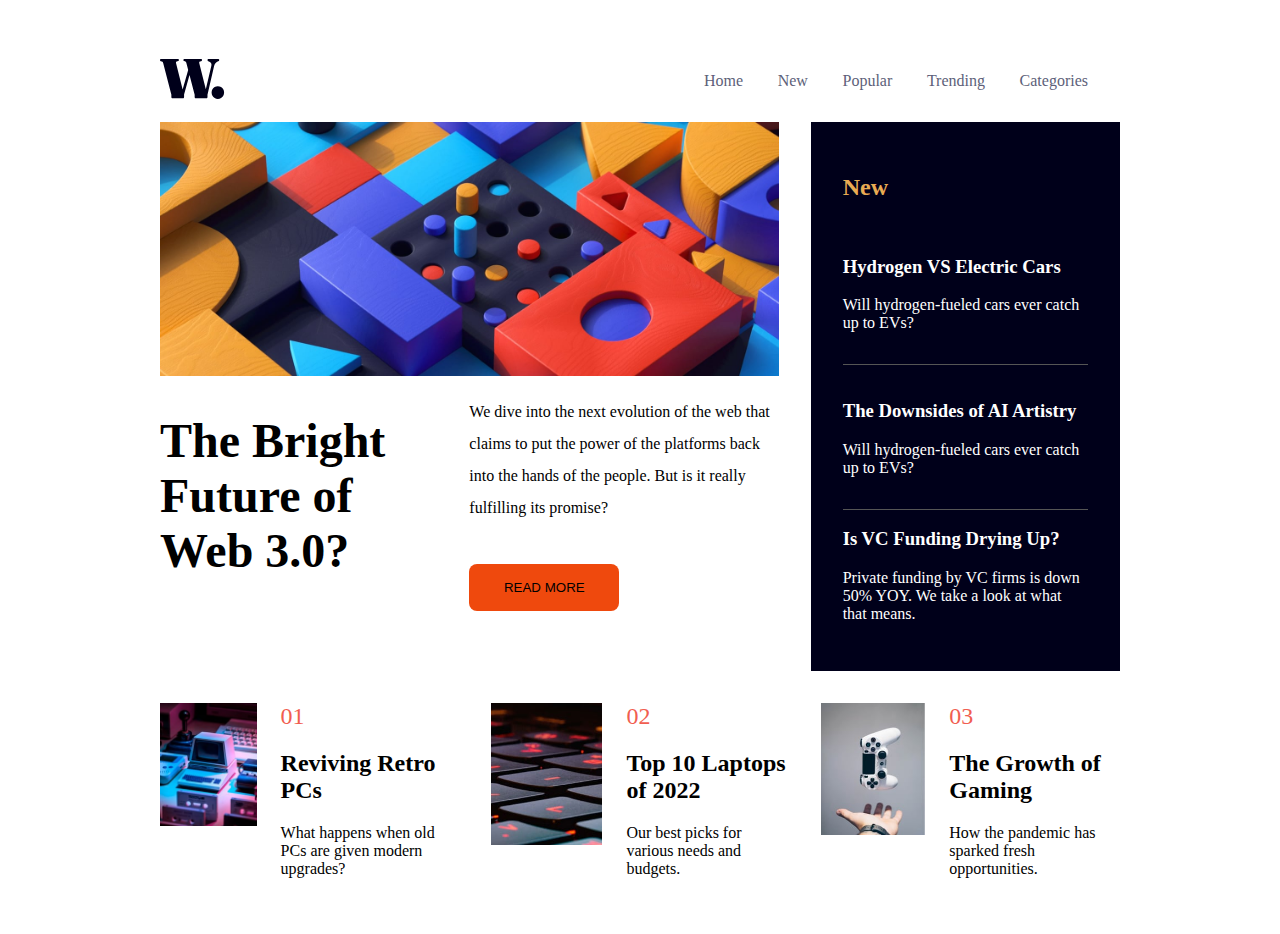
<file: index.html>
<!DOCTYPE html>
<html lang="en">
<head>
    <meta charset="UTF-8">
    <meta name="viewport" content="width=device-width, initial-scale=1.0">
    <link rel="stylesheet" href="styles.css">
    
    <title>News-homepage</title>
</head>
<body>
    <section class="main">
    <header class="header-container">
         <div class="logo">
        <img src="logo.svg"  alt="logo">
    </div>
    <nav class="header-content" >
            <span><a href="index.html">Home</a></span>
            <span><a href="new.html">New</a></span>
            <span><a href="popular.html">Popular</a></span>
            <span><a href="trending.html">Trending</a></span>
            <span><a href="categories.html">Categories</a></span>
    </nav>
     <div class="ham" id="ham">
        <img src="icon-menu.svg" width="25" height="25" alt="hamburger" class="ham">
    </div>

    </header>
    <div class="header-contentmobile"  id="header-contentmobile">
     <nav class=" rapper" >
            <span><a href="index.html">Home</a></span>
            <span><a href="new.html">New</a></span>
            <span><a href="popular.html">Popular</a></span>
            <span><a href="trending.html">Trending</a></span>
            <span><a href="categories.html">Categories</a></span>
    </nav>
     <div class="close" id="close">
        <img src="icon-menu-close.svg" width="25" height="25" alt="close">
    </div>
    </div>
   
    <main>
        <section class="main-section">
   <div class="main-container">
    <div class="main-img">
        <img src="image-web-3-desktop.jpg" alt="web-3-desktop" class="des-img">
        <img src="image-web-3-mobile.jpg" alt="wed-mobile" class="mobile-img">
    </div>
<div class="main-content">
    <h1>
        The Bright <br> Future of <br> Web 3.0?
    </h1>
    <div>
    <p>
         We dive into the next evolution of the web that claims to put the power of the platforms back into the hands of the people. 
  But is it really fulfilling its promise?
    </p>
    <button class="Read">
        READ MORE
    </button>
    </div>
</div>
   </div>
   <div class="side-content">
    <h2>New</h2>
    <div class="side-text">
        <h3> Hydrogen VS Electric Cars</h3>
        <p>
             Will hydrogen-fueled cars ever catch up    to EVs?

        </p>
    </div>
    <div class="side-text">
        <h3>
            The Downsides of AI Artistry 
        </h3>
        <p>
            Will hydrogen-fueled cars ever catch up to EVs?
 
        </p>
    </div>
    <div>
        <h3>
        Is VC Funding Drying Up?
       </h3>
       <p>
 Private funding by VC firms is down 50% YOY. We take a look at what that means.
       </p>
    </div>

   </div>
   </section>
   <section class="bottom-section">
    <div>
        <div class="bottom-img">
            <img src="image-retro-pcs.jpg" alt="retro-pcs.jpg">
        </div>
        <div class="bottom-text">
            <span>01</span>
        <h2> Reviving Retro PCs</h2>
        <p>
            What happens when old PCs are given modern upgrades?
        </p>
    </div>
    </div>
    <div>
         <div class="bottom-img">
            <img src="image-top-laptops.jpg" alt="top-laptops">
        </div>
        <div class="bottom-text">
            <span>02</span>
        <h2>Top 10 Laptops of 2022</h2>
        <p>
           Our best picks for various needs and budgets.
        </p>
    </div>
    </div>
    <div>
    <div class="bottom-img">
            <img src="image-gaming-growth.jpg" alt="gaming-growth">
        </div>
        <div class="bottom-text">
            <span>03</span>
        <h2>The Growth of Gaming</h2>
        <p>
            How the pandemic has sparked fresh opportunities.
        </p>
    </div>
    </div>
    
   </section>
</main>
</section>
<script src="script.js"></script>
</body>
</file>
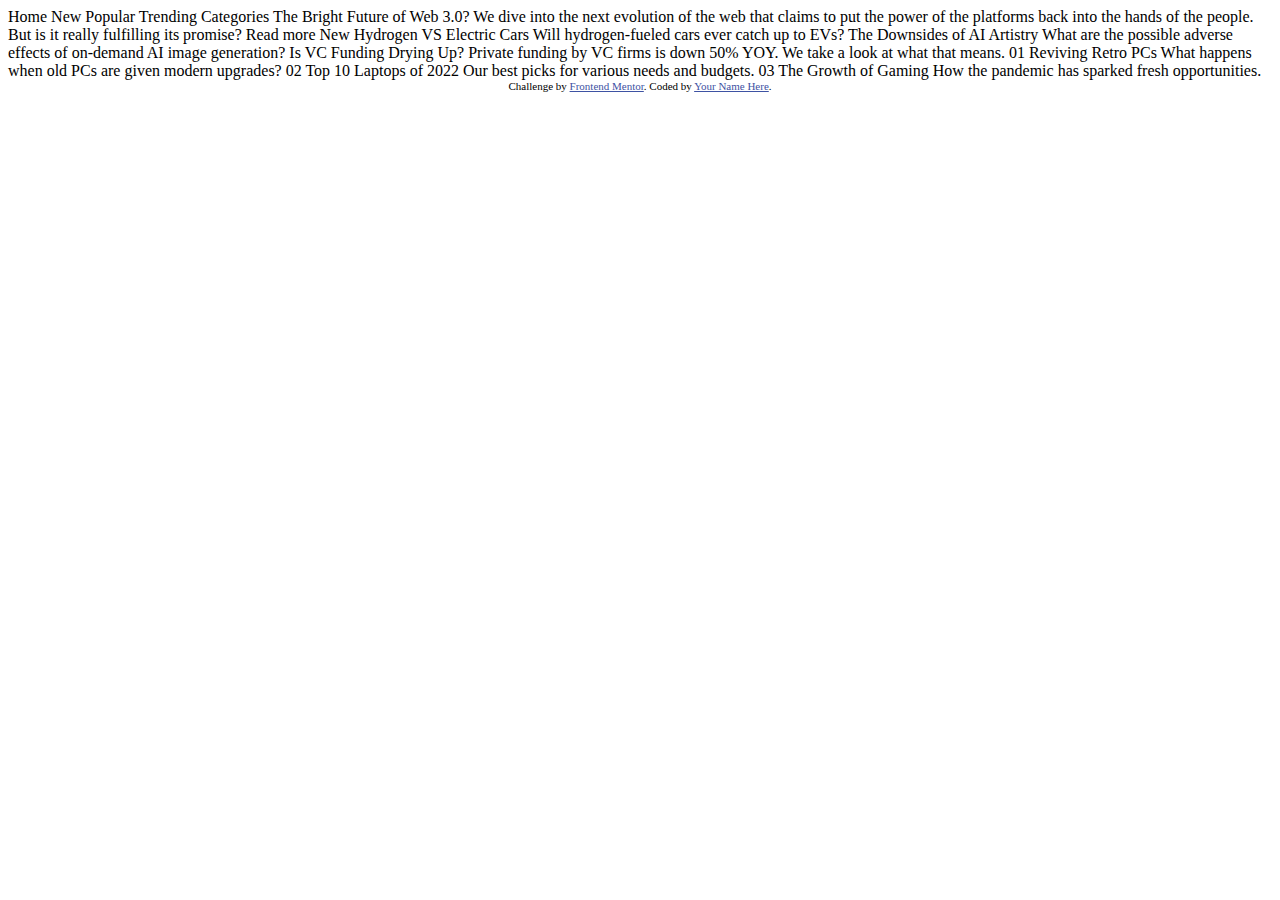
<file: news-homepage-main/index.html>
<!DOCTYPE html>
<html lang="en">
<head>
  <meta charset="UTF-8">
  <meta name="viewport" content="width=device-width, initial-scale=1.0"> <!-- displays site properly based on user's device -->

  <link rel="icon" type="image/png" sizes="32x32" href="./assets/images/favicon-32x32.png">
  
  <title>Frontend Mentor | News homepage</title>

  <!-- Feel free to remove these styles or customise in your own stylesheet 👍 -->
  <style>
    .attribution { font-size: 11px; text-align: center; }
    .attribution a { color: hsl(228, 45%, 44%); }
  </style>
</head>
<body>

  Home
  New
  Popular
  Trending
  Categories

  The Bright Future of Web 3.0?

   We dive into the next evolution of the web that claims to put the power of the platforms back into the hands of the people. 
  But is it really fulfilling its promise?

  Read more

  New 

  Hydrogen VS Electric Cars
  Will hydrogen-fueled cars ever catch up to EVs?

  The Downsides of AI Artistry
  What are the possible adverse effects of on-demand AI image generation?

  Is VC Funding Drying Up?
  Private funding by VC firms is down 50% YOY. We take a look at what that means.

  01
  Reviving Retro PCs
  What happens when old PCs are given modern upgrades?

  02
  Top 10 Laptops of 2022
  Our best picks for various needs and budgets.

  03
  The Growth of Gaming
  How the pandemic has sparked fresh opportunities.
  
  <div class="attribution">
    Challenge by <a href="https://www.frontendmentor.io?ref=challenge" target="_blank">Frontend Mentor</a>. 
    Coded by <a href="#">Your Name Here</a>.
  </div>
</body>
</html>
</file>
<file: styles.css>
body{
    margin: 0;
    padding: 40px;
}
.main{
    width: 80%;
    height: auto;
    margin: auto;
    align-items: center;
}

img{
width: 100%;
}
.mobile-img{
    display: none;
}
.header-container{
    display:flex;
justify-content: space-between;
align-items: center;
}

.header-content{
    display: flex;
    justify-content: space-between;
    align-items: center;
    padding: 2rem;
    width: 40%;
}
.header-content a{
    text-decoration: none;
    color:  hsl(233, 8%, 79%);
    color:  hsl(236, 13%, 42%)

}
.header-contentmobile{
    display: none;
}

.main-section{
    display:grid;
    grid-template-columns: 2fr 1fr;
    gap: 2rem;
}
.main-content{
    display: flex;
    align-items: center;

}
.main-content h1{
width: 100%;
font-size: 3rem;
}

.main-content div{
    display: flex;
    flex-direction: column;
    width: 100%;
    gap: 1.5rem;
}

.main-content div p{
    line-height: 2;
}
.main-img{
    width: 100%;
    height: auto;
}
.side-content{
    background-color: #00001a;
color: white;
padding: 2rem;
}
.side-content h2{
    color: hsl(35, 77%, 62%);
    
}
.side-text{
    border-bottom: 1px solid #555;
    padding: 1rem 0;
}
.side-content > div{
    /* border-bottom: 1px solid */
}

.side-content:last-child{
    border-bottom: none;
}
.bottom-section{
    display: grid;
    grid-template-columns: 1fr 1fr 1fr;
    gap: 2rem;
    margin-top: 2rem;
}

.bottom-section > div{
    display: flex;
    gap: 1.5rem;

}
.bottom-text span{
    color: hsl(5, 85%, 63%);
    font-size: 1.5rem;
}
.Read{ 
    background-color: rgb(239, 73, 13);
    padding: 1rem 2rem;
    display: block;
    width: 150px;
    border: none;
    border-radius: 8px;
    cursor: pointer
}

.Read:hover{
    background-color: black;
    color: white;

}
.close{
    width: 25px;
    height: 25px;
display: none;

}
.ham{
    display: none;
}



@media (max-width:768px){

    .main{
        margin: 0;
        padding: 0;
        width: 100%;
    }
    .ham{ 
        display: block;
    }
    .close{
        display: block;
    }
.header-content{
    display: none;
}

    .header-contentmobile{
     display:flex;
    position: absolute;
    top: 72px;
    left: 0;
    right: 0;
    width: 100%;
    padding: 1rem 0;
    background-color: white;
    }
    
    .rapper{
    display: flex;
    flex-direction: column;
    gap: 0.8rem;
    align-items: center;
    width: 100%;
    list-style: none;

    }
    .rapper a{
text-decoration: none;
    }
.hidden{
    display: none;}

    .des-img{
        display: none;
    }
    .mobile-img{
        display: block;
    }
    
.main-section{
    grid-template-columns: 1fr;
    grid-template-rows: 1fr 1fr;
    
}
.main-content{
    flex-direction: column;

}
.bottom-section{
    grid-template-columns: 1fr;
    grid-template-rows: 1fr 1fr 1fr;
}
.bottom-section > div{

}



}
</file>
